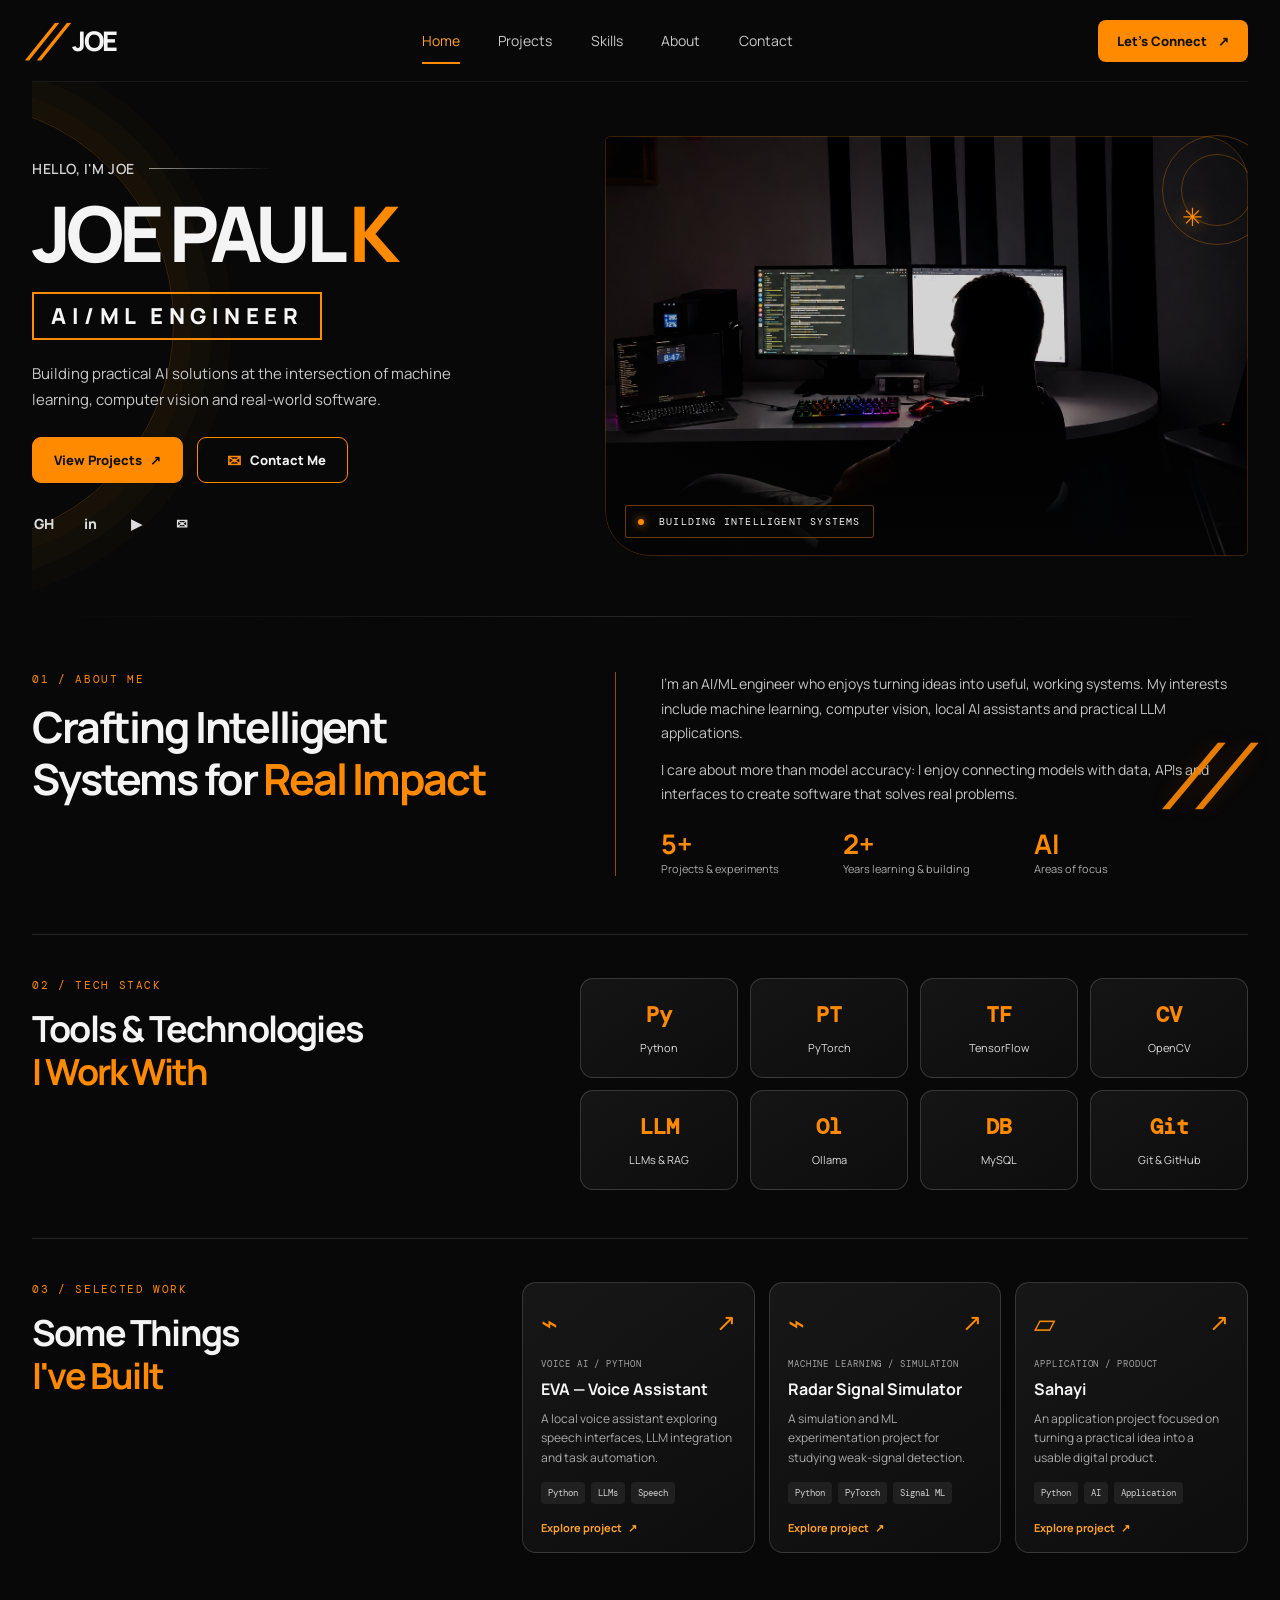
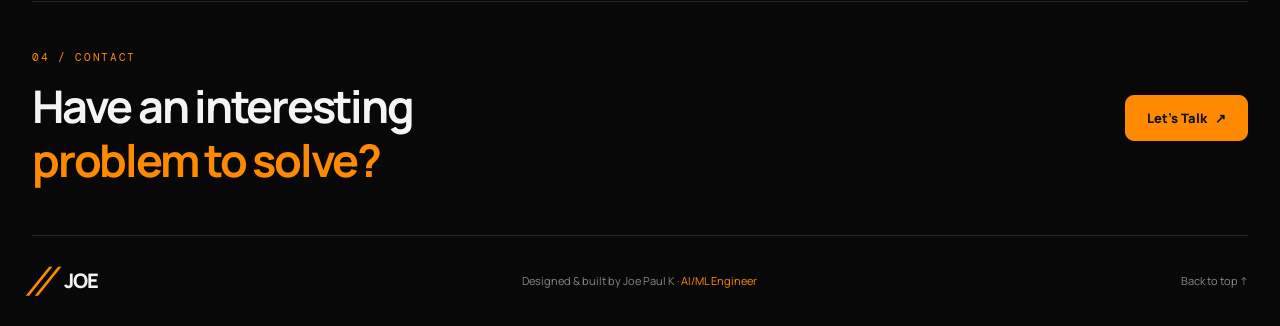
<file: index.html>
<!doctype html>
<html lang="en">
<head>
  <meta charset="utf-8">
  <meta name="viewport" content="width=device-width, initial-scale=1">
  <meta name="theme-color" content="#080808">
  <meta name="description" content="Joe Paul K — AI/ML Engineer building practical intelligent systems.">
  <title>Joe Paul K | AI/ML Engineer</title>
  <link rel="preconnect" href="https://fonts.googleapis.com">
  <link rel="preconnect" href="https://fonts.gstatic.com" crossorigin>
  <link href="https://fonts.googleapis.com/css2?family=DM+Mono:wght@400;500&family=Manrope:wght@400;500;600;700;800&display=swap" rel="stylesheet">
  <link rel="stylesheet" href="./styles.css">
</head>
<body>
  <header class="site-header">
    <a class="brand" href="#home" aria-label="Joe home"><span class="brand-mark">╱╱</span> JOE</a>
    <nav class="main-nav" aria-label="Main navigation">
      <a class="active" href="#home">Home</a>
      <a href="#projects">Projects</a>
      <a href="#skills">Skills</a>
      <a href="#about">About</a>
      <a href="#contact">Contact</a>
    </nav>
    <a class="nav-cta" href="#contact">Let's Connect <span>↗</span></a>
    <button class="menu-toggle" aria-label="Toggle navigation" aria-expanded="false">☰</button>
  </header>

  <main>
    <section class="hero section-wrap" id="home">
      <div class="hero-copy">
        <p class="eyebrow reveal">HELLO, I'M JOE <span class="eyebrow-line"></span></p>
        <h1 class="reveal delay-1">JOE PAUL <span>K</span></h1>
        <div class="role-frame reveal delay-2"><span>AI/ML ENGINEER</span></div>
        <p class="hero-description reveal delay-3">
          Building practical AI solutions at the intersection of machine learning,
          computer vision and real-world software.
        </p>
        <div class="hero-actions reveal delay-4">
          <a class="button button-primary" href="#projects">View Projects <span>↗</span></a>
          <a class="button button-outline" href="#contact"><span class="mail-icon">✉</span> Contact Me</a>
        </div>
        <div class="social-links reveal delay-5" aria-label="Social links">
          <a href="https://github.com/j0E9" target="_blank" rel="noreferrer" aria-label="GitHub">GH</a>
          <!-- Replace # with your LinkedIn profile URL -->
          <a href="#" target="_blank" rel="noreferrer" aria-label="LinkedIn">in</a>
          <!-- Replace # with your YouTube channel URL if you want to show it -->
          <a href="#" target="_blank" rel="noreferrer" aria-label="YouTube">▶</a>
          <a href="mailto:YOUR_EMAIL@example.com" aria-label="Email">✉</a>
        </div>
      </div>

      <div class="hero-visual reveal delay-2">
        <!-- Keep Setup.png as a separate file in the repository root. -->
        <div class="photo-frame">
          <img src="./Setup.png" alt="Joe working at a multi-monitor workstation">
          <div class="photo-vignette"></div>
          <div class="photo-tag"><span class="status-dot"></span> BUILDING INTELLIGENT SYSTEMS</div>
        </div>
        <span class="orbit orbit-one" aria-hidden="true"></span>
        <span class="orbit orbit-two" aria-hidden="true"></span>
        <span class="visual-cross" aria-hidden="true">✳</span>
      </div>
      <div class="hero-bottom-line" aria-hidden="true"></div>
    </section>

    <section class="about section-wrap section-divider" id="about">
      <div class="section-heading">
        <p class="section-kicker">01 / ABOUT ME</p>
        <h2>Crafting Intelligent<br>Systems for <span>Real Impact</span></h2>
      </div>
      <div class="about-copy">
        <p>
          I'm an AI/ML engineer who enjoys turning ideas into useful, working systems.
          My interests include machine learning, computer vision, local AI assistants
          and practical LLM applications.
        </p>
        <p>
          I care about more than model accuracy: I enjoy connecting models with data,
          APIs and interfaces to create software that solves real problems.
        </p>
        <div class="stats">
          <div><strong>5+</strong><span>Projects & experiments</span></div>
          <div><strong>2+</strong><span>Years learning & building</span></div>
          <div><strong>AI</strong><span>Areas of focus</span></div>
        </div>
      </div>
      <div class="about-symbol" aria-hidden="true">╱╱</div>
    </section>

    <section class="skills-section section-wrap section-divider" id="skills">
      <div class="section-heading compact">
        <p class="section-kicker">02 / TECH STACK</p>
        <h2>Tools & Technologies<br><span>I Work With</span></h2>
      </div>
      <div class="tech-grid">
        <div class="tech-card"><b>Py</b><span>Python</span></div>
        <div class="tech-card"><b>PT</b><span>PyTorch</span></div>
        <div class="tech-card"><b>TF</b><span>TensorFlow</span></div>
        <div class="tech-card"><b>CV</b><span>OpenCV</span></div>
        <div class="tech-card"><b>LLM</b><span>LLMs & RAG</span></div>
        <div class="tech-card"><b>Ol</b><span>Ollama</span></div>
        <div class="tech-card"><b>DB</b><span>MySQL</span></div>
        <div class="tech-card"><b>Git</b><span>Git & GitHub</span></div>
      </div>
    </section>

    <section class="projects-section section-wrap section-divider" id="projects">
      <div class="section-heading compact">
        <p class="section-kicker">03 / SELECTED WORK</p>
        <h2>Some Things<br><span>I've Built</span></h2>
      </div>
      <div class="project-grid">
        <article class="project-card">
          <div class="project-top"><span class="project-icon">⌁</span><span class="project-arrow">↗</span></div>
          <p class="project-type">VOICE AI / PYTHON</p>
          <h3>EVA — Voice Assistant</h3>
          <p>A local voice assistant exploring speech interfaces, LLM integration and task automation.</p>
          <div class="project-tags"><span>Python</span><span>LLMs</span><span>Speech</span></div>
          <!-- Replace # with the EVA repository URL -->
          <a class="card-link" href="#">Explore project <span>↗</span></a>
        </article>
        <article class="project-card">
          <div class="project-top"><span class="project-icon">⌁</span><span class="project-arrow">↗</span></div>
          <p class="project-type">MACHINE LEARNING / SIMULATION</p>
          <h3>Radar Signal Simulator</h3>
          <p>A simulation and ML experimentation project for studying weak-signal detection.</p>
          <div class="project-tags"><span>Python</span><span>PyTorch</span><span>Signal ML</span></div>
          <!-- Replace # with the project repository URL -->
          <a class="card-link" href="#">Explore project <span>↗</span></a>
        </article>
        <article class="project-card">
          <div class="project-top"><span class="project-icon">▱</span><span class="project-arrow">↗</span></div>
          <p class="project-type">APPLICATION / PRODUCT</p>
          <h3>Sahayi</h3>
          <p>An application project focused on turning a practical idea into a usable digital product.</p>
          <div class="project-tags"><span>Python</span><span>AI</span><span>Application</span></div>
          <!-- Replace # with the Sahayi repository URL -->
          <a class="card-link" href="#">Explore project <span>↗</span></a>
        </article>
      </div>
    </section>

    <section class="contact section-wrap section-divider" id="contact">
      <div>
        <p class="section-kicker">04 / CONTACT</p>
        <h2>Have an interesting<br><span>problem to solve?</span></h2>
      </div>
      <a class="button button-primary" href="mailto:YOUR_EMAIL@example.com">Let's Talk <span>↗</span></a>
    </section>
  </main>

  <footer class="site-footer section-wrap">
    <a class="brand" href="#home"><span class="brand-mark">╱╱</span> JOE</a>
    <p>Designed & built by Joe Paul K · <span>AI/ML Engineer</span></p>
    <a href="#home">Back to top ↑</a>
  </footer>

  <script>
    const toggle = document.querySelector('.menu-toggle');
    const nav = document.querySelector('.main-nav');
    toggle.addEventListener('click', () => {
      const open = nav.classList.toggle('is-open');
      toggle.setAttribute('aria-expanded', String(open));
    });
    nav.querySelectorAll('a').forEach(link => link.addEventListener('click', () => {
      nav.classList.remove('is-open');
      toggle.setAttribute('aria-expanded', 'false');
    }));
  </script>
</body>
</html>
</file>
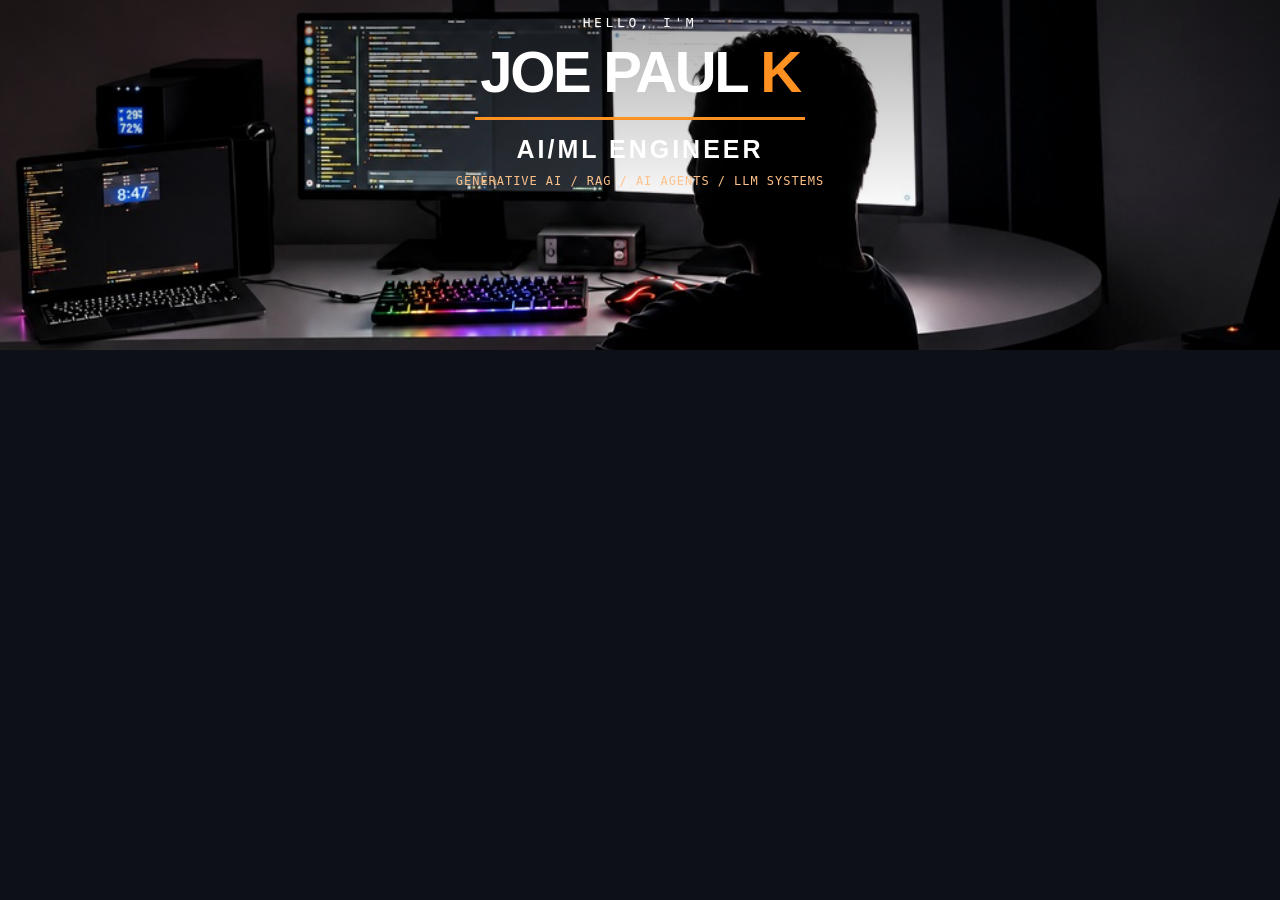
<file: hero/index.html>
<!doctype html>
<html lang="en">
<head>
  <meta charset="utf-8">
  <meta name="viewport" content="width=device-width, initial-scale=1">
  <title>Joe Paul K — AI/ML Engineer</title>
  <link rel="stylesheet" href="styles.css">
</head>
<body>
  <main class="hero">
    <div class="hero-copy">
      <p class="eyebrow">HELLO, I'M</p>
      <h1>JOE PAUL <span>K</span></h1>
      <div class="rule"></div>
      <h2>AI/ML ENGINEER</h2>
      <p class="focus">GENERATIVE AI / RAG / AI AGENTS / LLM SYSTEMS</p>
    </div>
  </main>
</body>
</html>
</file>
<file: styles.css>
@import url('https://fonts.googleapis.com/css2?family=DM+Mono:wght@400;500&family=Manrope:wght@400;500;600;700;800&display=swap');

:root {
  color-scheme: dark;
  --bg: #080808;
  --panel: #111111;
  --panel-2: #171717;
  --text: #f4f4f4;
  --muted: #b8b8b8;
  --soft: #777;
  --accent: #ff8a00;
  --accent-bright: #ffa329;
  --line: rgba(255,255,255,.12);
  --mono: "DM Mono", monospace;
  --sans: "Manrope", Arial, sans-serif;
}
* { box-sizing: border-box; }
html { scroll-behavior: smooth; }
body { margin: 0; background: var(--bg); color: var(--text); font-family: var(--sans); }
a { color: inherit; }
.section-wrap { width: min(1220px, calc(100% - 64px)); margin-inline: auto; }
.site-header {
  width: min(1220px, calc(100% - 64px)); height: 82px; margin: auto;
  display: flex; align-items: center; justify-content: space-between; gap: 28px;
  border-bottom: 1px solid rgba(255,255,255,.07);
}
.brand { display: inline-flex; align-items: center; gap: 9px; text-decoration: none; font-size: 27px; font-weight: 800; letter-spacing: -.06em; }
.brand-mark { color: var(--accent); font-size: 31px; letter-spacing: -.2em; transform: skew(-16deg); margin-right: 5px; }
.main-nav { display: flex; align-items: center; gap: clamp(18px, 3vw, 43px); }
.main-nav a { position: relative; text-decoration: none; color: #c8c8c8; font-size: 14px; transition: color .2s; }
.main-nav a:hover, .main-nav a.active { color: var(--accent-bright); }
.main-nav a.active::after { content: ""; position: absolute; left: 0; right: 0; bottom: -14px; height: 2px; background: var(--accent); }
.nav-cta { padding: 12px 19px; border-radius: 8px; background: var(--accent); color: #111; font-size: 13px; font-weight: 800; text-decoration: none; transition: transform .2s, box-shadow .2s; }
.nav-cta:hover, .button-primary:hover { transform: translateY(-3px); box-shadow: 0 8px 28px rgba(255,138,0,.25); }
.nav-cta span, .button span { margin-left: 8px; }
.menu-toggle { display: none; color: var(--text); background: transparent; border: 1px solid var(--line); border-radius: 6px; padding: 8px 11px; font-size: 19px; }

.hero { min-height: 535px; position: relative; display: grid; grid-template-columns: .92fr 1.08fr; align-items: center; gap: 25px; padding: 48px 0 55px; overflow: hidden; }
.hero::before { content: ""; position: absolute; z-index: -1; width: 440px; height: 440px; left: -300px; top: 20px; border: 1px solid rgba(255,138,0,.22); border-radius: 50%; box-shadow: 0 0 0 18px rgba(255,138,0,.018), 0 0 0 38px rgba(255,138,0,.018), 0 0 0 58px rgba(255,138,0,.018); }
.hero-copy { position: relative; z-index: 2; padding: 15px 0 12px; }
.eyebrow, .section-kicker, .project-type { font: 11px var(--mono); letter-spacing: .15em; color: var(--accent-bright); }
.eyebrow { display: flex; align-items: center; gap: 14px; margin: 0 0 17px; color: #d2d2d2; letter-spacing: .04em; font: 600 14px var(--sans); }
.eyebrow-line { width: 125px; height: 1px; background: linear-gradient(90deg, rgba(255,255,255,.55), transparent); }
.hero h1 { margin: 0 0 22px; font-size: clamp(52px, 6vw, 82px); line-height: .98; letter-spacing: -.065em; font-weight: 800; white-space: nowrap; }
.hero h1 span, .section-heading h2 span, .contact h2 span { color: var(--accent); }
.role-frame { display: inline-block; padding: 7px 17px; border: 2px solid var(--accent); color: #f5f5f5; font-size: clamp(15px, 1.8vw, 22px); font-weight: 800; letter-spacing: .25em; margin-bottom: 21px; }
.hero-description { max-width: 440px; color: #c8c8c8; font-size: 15px; line-height: 1.75; margin: 0 0 24px; }
.hero-actions { display: flex; flex-wrap: wrap; gap: 14px; }
.button { min-height: 46px; display: inline-flex; align-items: center; justify-content: center; padding: 0 21px; border-radius: 9px; font-size: 13px; font-weight: 800; text-decoration: none; transition: .22s ease; }
.button-primary { background: var(--accent); color: #111; border: 1px solid var(--accent); }
.button-outline { border: 1px solid var(--accent); color: #f2f2f2; background: transparent; }
.button-outline:hover { background: rgba(255,138,0,.1); transform: translateY(-3px); }
.mail-icon { color: var(--accent); margin-right: 9px; font-size: 17px; }
.social-links { display: flex; gap: 22px; margin-top: 29px; }
.social-links a { width: 24px; height: 24px; display: grid; place-items: center; color: #ddd; font-size: 14px; font-weight: 800; text-decoration: none; border-bottom: 1px solid transparent; transition: color .2s, border-color .2s; }
.social-links a:hover { color: var(--accent); border-color: var(--accent); }

.hero-visual { position: relative; min-width: 0; align-self: stretch; display: flex; align-items: center; }
.photo-frame { position: relative; width: 100%; height: 420px; overflow: hidden; border-radius: 5px 45px 5px 45px; background: #111; }
.photo-frame::before { content: ""; position: absolute; z-index: 1; inset: 0; border: 1px solid rgba(255,138,0,.22); border-radius: inherit; pointer-events: none; }
.photo-frame img { display: block; width: 100%; height: 100%; object-fit: cover; object-position: 51% 48%; filter: saturate(.84) contrast(1.05) brightness(.83); transition: transform .8s ease, filter .8s ease; }
.photo-frame:hover img { transform: scale(1.035); filter: saturate(.98) contrast(1.05) brightness(.95); }
.photo-vignette { position: absolute; inset: 0; background: linear-gradient(90deg, rgba(8,8,8,.25), transparent 38%), linear-gradient(0deg, rgba(8,8,8,.48), transparent 48%); }
.photo-tag { position: absolute; bottom: 18px; left: 20px; z-index: 2; font: 10px var(--mono); letter-spacing: .12em; color: #f4f4f4; background: rgba(8,8,8,.72); border: 1px solid rgba(255,138,0,.4); padding: 9px 12px; border-radius: 3px; }
.status-dot { display: inline-block; width: 6px; height: 6px; margin-right: 8px; border-radius: 50%; background: var(--accent); box-shadow: 0 0 9px var(--accent); animation: blink 1.6s infinite; }
.orbit { position: absolute; border: 1px solid rgba(255,138,0,.3); border-radius: 50%; pointer-events: none; }
.orbit-one { width: 110px; height: 110px; right: -24px; top: 5px; }
.orbit-two { width: 72px; height: 72px; right: -5px; top: 24px; }
.visual-cross { position: absolute; right: 7%; top: 16%; color: var(--accent); font-size: 25px; text-shadow: 0 0 18px rgba(255,138,0,.65); animation: slow-spin 12s linear infinite; }
.hero-bottom-line { position: absolute; bottom: 0; left: 0; width: 100%; height: 1px; background: linear-gradient(90deg, transparent, var(--line), transparent); }

.section-divider { border-bottom: 1px solid var(--line); }
.about { position: relative; display: grid; grid-template-columns: .9fr 1.1fr; gap: 65px; padding: 55px 0 58px; }
.section-kicker { margin: 0 0 15px; color: var(--accent); }
.section-heading h2, .contact h2 { margin: 0; font-size: clamp(30px, 3.4vw, 43px); line-height: 1.2; letter-spacing: -.05em; }
.about-copy { border-left: 1px solid rgba(255,138,0,.55); padding-left: 45px; }
.about-copy p { margin: 0 0 12px; color: #c5c5c5; font-size: 14px; line-height: 1.75; max-width: 650px; }
.stats { display: flex; gap: clamp(24px, 5vw, 72px); margin-top: 23px; }
.stats div { display: flex; flex-direction: column; gap: 4px; }
.stats strong { color: var(--accent); font-size: 27px; line-height: 1; }
.stats span { color: #aaa; font-size: 11px; }
.about-symbol { position: absolute; right: 5px; top: 50%; transform: translateY(-50%) skew(-18deg); color: var(--accent); font-size: 55px; font-weight: 800; opacity: .9; text-shadow: 0 0 24px rgba(255,138,0,.2); }

.skills-section, .projects-section { display: grid; grid-template-columns: .85fr 1.15fr; gap: 55px; padding: 43px 0 48px; }
.section-heading.compact h2 { font-size: clamp(27px, 3vw, 36px); }
.tech-grid { display: grid; grid-template-columns: repeat(4, minmax(90px, 1fr)); gap: 12px; align-content: center; }
.tech-card { min-height: 100px; display: flex; flex-direction: column; align-items: center; justify-content: center; gap: 11px; border: 1px solid rgba(255,255,255,.16); border-radius: 13px; background: linear-gradient(145deg, #151515, #0d0d0d); transition: transform .25s, border-color .25s, box-shadow .25s; }
.tech-card:hover { transform: translateY(-6px); border-color: var(--accent); box-shadow: 0 8px 28px rgba(255,138,0,.1); }
.tech-card b { color: var(--accent); font: 700 22px var(--mono); }
.tech-card span { color: #ddd; font-size: 11px; }

.projects-section { grid-template-columns: .75fr 1.25fr; }
.project-grid { display: grid; grid-template-columns: repeat(3, minmax(0, 1fr)); gap: 14px; }
.project-card { min-height: 250px; padding: 20px 18px 17px; display: flex; flex-direction: column; border: 1px solid rgba(255,255,255,.15); border-radius: 14px; background: linear-gradient(145deg, #171717, #0d0d0d); transition: transform .25s, border-color .25s, box-shadow .25s; }
.project-card:hover { transform: translateY(-6px); border-color: rgba(255,138,0,.7); box-shadow: 0 12px 32px rgba(0,0,0,.25); }
.project-top { display: flex; justify-content: space-between; align-items: center; }
.project-icon { color: var(--accent); font-size: 28px; }
.project-arrow { color: var(--accent); font-size: 24px; }
.project-type { color: #a5a5a5; font-size: 9px; margin: 17px 0 8px; letter-spacing: .1em; }
.project-card h3 { font-size: 16px; margin: 0 0 9px; }
.project-card > p:not(.project-type) { color: #aaa; font-size: 12px; line-height: 1.65; margin: 0 0 14px; }
.project-tags { display: flex; flex-wrap: wrap; gap: 6px; margin-top: auto; }
.project-tags span { padding: 5px 7px; color: #d3d3d3; background: #202020; border-radius: 4px; font: 9px var(--mono); }
.card-link { margin-top: 16px; color: var(--accent-bright); font-size: 11px; font-weight: 700; text-decoration: none; }
.card-link span { margin-left: 4px; }

.contact { display: flex; align-items: center; justify-content: space-between; gap: 25px; padding: 48px 0; }
.contact h2 { font-size: clamp(30px, 4vw, 45px); }
.site-footer { min-height: 90px; display: flex; align-items: center; justify-content: space-between; gap: 20px; }
.site-footer .brand { font-size: 20px; }
.site-footer .brand-mark { font-size: 24px; }
.site-footer p, .site-footer > a:last-child { color: #888; font-size: 11px; text-decoration: none; }
.site-footer p span { color: var(--accent); }

.reveal { opacity: 0; animation: fade-up .8s cubic-bezier(.2,.75,.2,1) forwards; }
.delay-1 { animation-delay: .15s; }
.delay-2 { animation-delay: .3s; }
.delay-3 { animation-delay: .45s; }
.delay-4 { animation-delay: .6s; }
.delay-5 { animation-delay: .75s; }
@keyframes fade-up { from { opacity: 0; transform: translateY(18px); filter: blur(4px); } to { opacity: 1; transform: translateY(0); filter: blur(0); } }
@keyframes blink { 50% { opacity: .35; } }
@keyframes slow-spin { to { transform: rotate(360deg); } }

@media (max-width: 900px) {
  .hero { grid-template-columns: 1fr 1fr; gap: 12px; }
  .hero h1 { font-size: clamp(46px, 6vw, 65px); }
  .photo-frame { height: 360px; }
  .about { gap: 35px; }
  .about-symbol { display: none; }
  .skills-section, .projects-section { grid-template-columns: 1fr; gap: 25px; }
}
@media (max-width: 650px) {
  .section-wrap, .site-header { width: min(100% - 36px, 520px); }
  .site-header { height: 70px; }
  .main-nav { display: none; position: absolute; z-index: 10; top: 70px; left: 18px; right: 18px; padding: 18px; flex-direction: column; align-items: flex-start; gap: 20px; border: 1px solid var(--line); border-radius: 10px; background: #111; }
  .main-nav.is-open { display: flex; }
  .main-nav a.active::after { bottom: -5px; }
  .nav-cta { margin-left: auto; padding: 10px 12px; font-size: 11px; }
  .menu-toggle { display: block; }
  .hero { grid-template-columns: 1fr; padding: 45px 0 38px; gap: 28px; }
  .hero-copy { padding: 0; }
  .hero h1 { font-size: clamp(48px, 12vw, 68px); }
  .hero-description { max-width: 100%; }
  .hero-visual { min-height: 290px; }
  .photo-frame { height: 300px; border-radius: 5px 30px 5px 30px; }
  .orbit { display: none; }
  .about { grid-template-columns: 1fr; gap: 22px; padding: 42px 0; }
  .about-copy { padding-left: 20px; }
  .stats { justify-content: space-between; gap: 12px; }
  .stats strong { font-size: 23px; }
  .stats span { font-size: 9px; }
  .skills-section, .projects-section { padding: 38px 0; }
  .tech-grid { grid-template-columns: repeat(4, minmax(0, 1fr)); gap: 8px; }
  .tech-card { min-height: 82px; border-radius: 9px; }
  .tech-card b { font-size: 17px; }
  .tech-card span { font-size: 9px; }
  .project-grid { grid-template-columns: 1fr; }
  .project-card { min-height: 215px; }
  .contact { align-items: flex-start; flex-direction: column; padding: 40px 0; }
  .site-footer { padding: 20px 0; flex-wrap: wrap; }
}
@media (prefers-reduced-motion: reduce) {
  *, *::before, *::after { animation-duration: .01ms !important; animation-iteration-count: 1 !important; scroll-behavior: auto !important; }
  .reveal { opacity: 1; transform: none; filter: none; }
}
</file>
<file: hero/styles.css>
* { box-sizing: border-box; }
body { margin: 0; background: #0d1117; font-family: Arial, sans-serif; }
.hero {
  min-height: 350px;
  display: grid;
  place-items: start center;
  padding: 15px 18px;
  color: #fff;
  text-align: center;
  background:
    linear-gradient(180deg, rgba(0,0,0,.34), rgba(0,0,0,0) 62%),
    url('./background.jpg') center / cover no-repeat;
  overflow: hidden;
}
.hero-copy { animation: reveal .8s ease both; }
.eyebrow { margin: 0 0 8px; font: 13px monospace; letter-spacing: .28em; }
h1 { margin: 0; font-size: clamp(42px, 7vw, 58px); letter-spacing: -.04em; }
h1 span { color: #ff9123; }
.rule { width: 0; height: 3px; margin: 12px auto 15px; background: #ff9123; animation: expand .8s .4s forwards; }
h2 { margin: 0 0 10px; font-size: 25px; letter-spacing: .12em; }
.focus { margin: 0; color: #ffc18a; font: 12px monospace; letter-spacing: .08em; }
@keyframes reveal { from { opacity: 0; transform: translateY(12px); } to { opacity: 1; transform: none; } }
@keyframes expand { to { width: min(330px, 70vw); } }
@media (prefers-reduced-motion: reduce) { * { animation: none !important; } }
</file>
